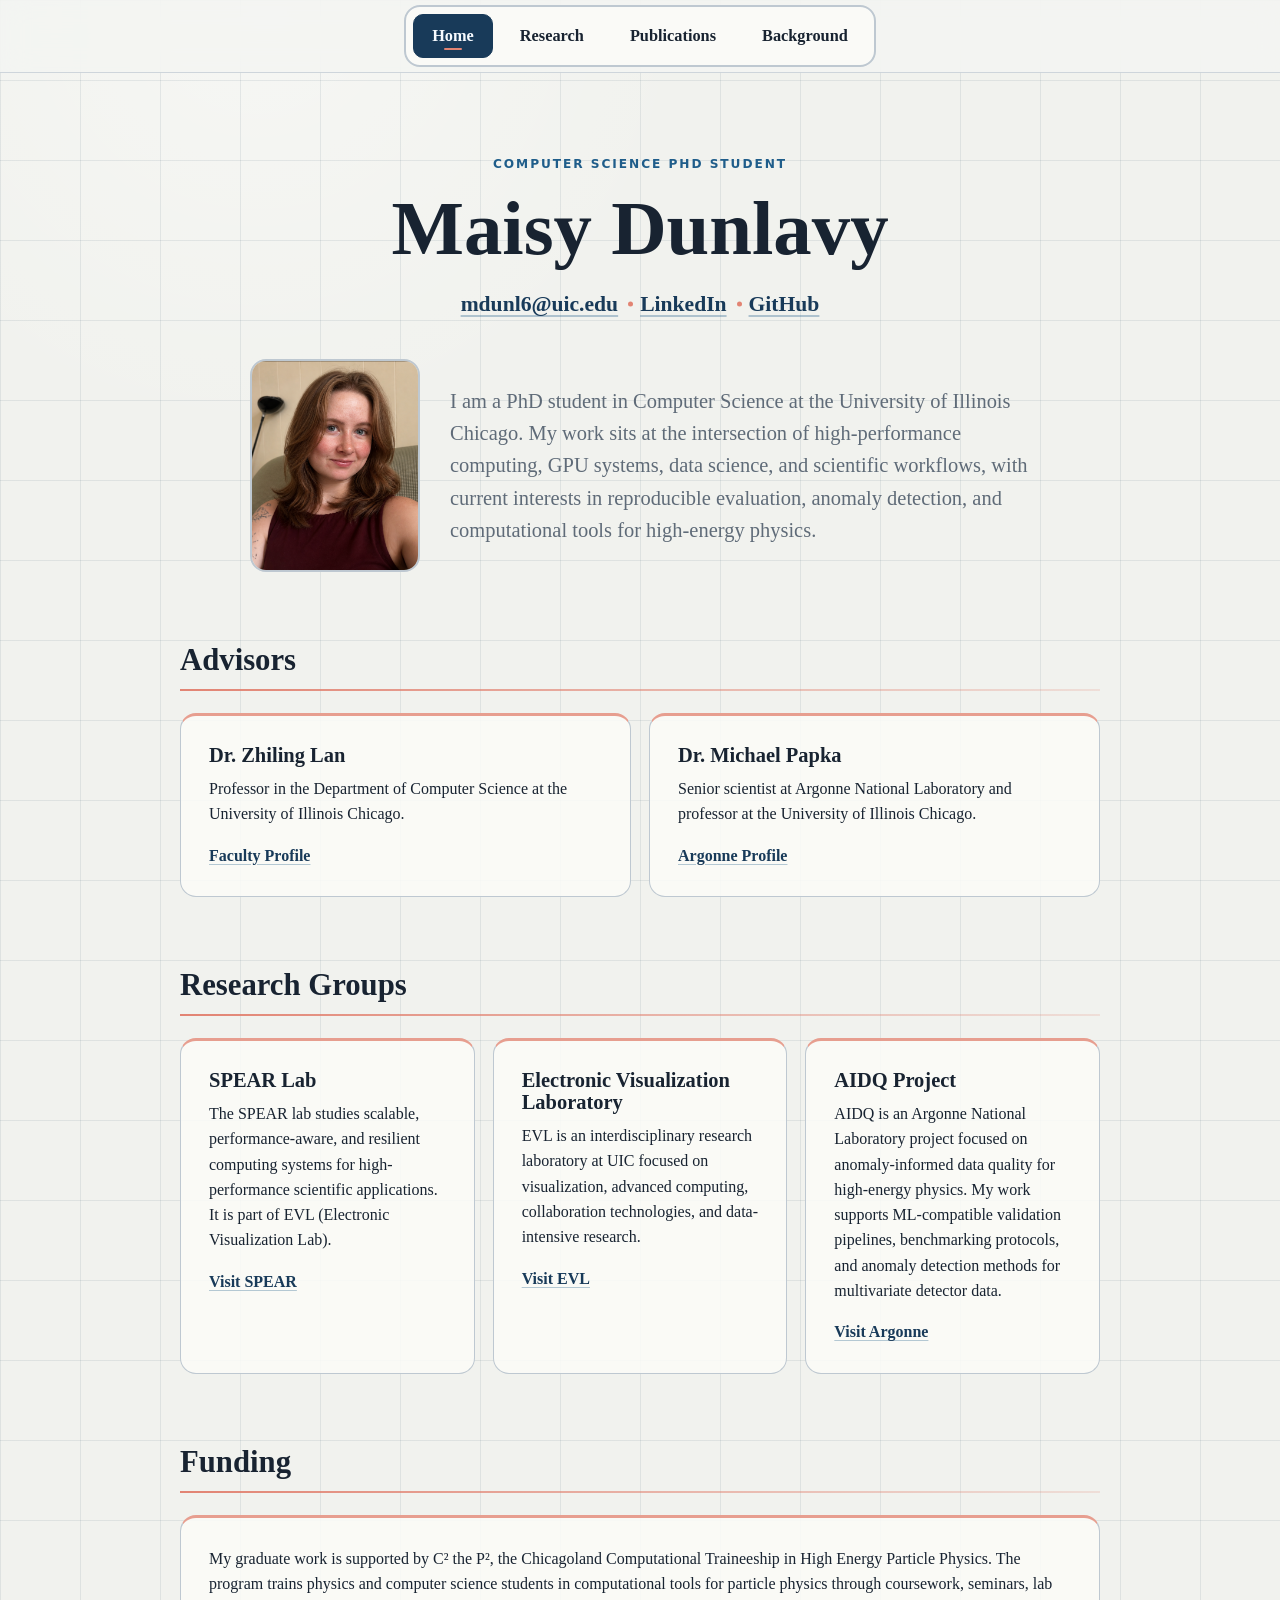
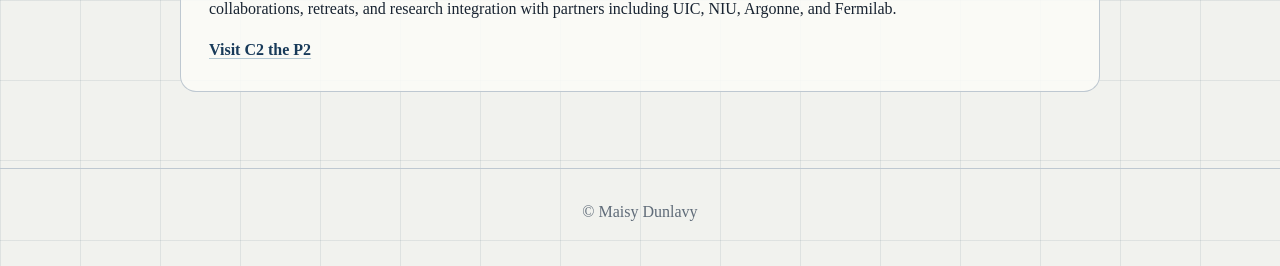
<file: index.html>
<!DOCTYPE html>
<html lang="en">
<head>
  <meta charset="UTF-8" />
  <meta name="viewport" content="width=device-width, initial-scale=1.0" />
  <title>Maisy Dunlavy</title>
  <link rel="stylesheet" href="style.css" />
</head>
<body>
  <header class="site-header">
    <nav class="nav">
      <div class="nav-links">
        <a class="active" href="index.html">Home</a>
        <a href="research.html">Research</a>
        <a href="publications.html">Publications</a>
        <a href="background.html">Background</a>
      </div>
    </nav>
  </header>

  <main>
    <section class="home-intro">
      <p class="eyebrow">Computer Science PhD Student</p>
      <h1>Maisy Dunlavy</h1>

      <div class="contact-line">
        <a href="mailto:mdunl6@uic.edu">mdunl6@uic.edu</a>
        <a href="https://www.linkedin.com/in/maisydunlavy/">LinkedIn</a>
        <a href="https://github.com/mdunlavy">GitHub</a>
      </div>

      <div class="bio-block">
        <img class="headshot-photo" src="assets/headshot.png" alt="Headshot of Maisy Dunlavy" />

        <p class="bio">
          I am a PhD student in Computer Science at the University of Illinois Chicago. My work sits at the intersection of high-performance
          computing, GPU systems, data science, and scientific workflows, with current interests in
          reproducible evaluation, anomaly detection, and computational tools for high-energy physics.
        </p>
      </div>
    </section>

    <section class="simple-section">
      <h2>Advisors</h2>
      <div class="card-grid">
        <div class="card">
          <h3>Dr. Zhiling Lan</h3>
          <p>
            Professor in the Department of Computer Science at the University of Illinois Chicago.
          </p>
          <p><a href="https://cs.uic.edu/profiles/lan-zhiling/">Faculty Profile</a></p>
        </div>

        <div class="card">
          <h3>Dr. Michael Papka</h3>
          <p>
            Senior scientist at Argonne National Laboratory and professor at the University of Illinois Chicago.
          </p>
          <p><a href="https://www.anl.gov/profile/michael-e-papka">Argonne Profile</a></p>
        </div>
      </div>
    </section>

    <section class="simple-section">
      <h2>Research Groups</h2>
      <div class="card-grid three-card-grid">
        <div class="card">
          <h3>SPEAR Lab</h3>
          <p>
            The SPEAR lab studies scalable, performance-aware, and resilient computing systems for
            high-performance scientific applications. It is part of EVL (Electronic Visualization Lab).
          </p>
          <p><a href="https://spear.lab.uic.edu/">Visit SPEAR</a></p>
        </div>

        <div class="card">
          <h3>Electronic Visualization Laboratory</h3>
          <p>
            EVL is an interdisciplinary research laboratory at UIC focused on visualization,
            advanced computing, collaboration technologies, and data-intensive research.
          </p>
          <p><a href="https://www.evl.uic.edu/">Visit EVL</a></p>
        </div>

        <div class="card">
          <h3>AIDQ Project</h3>
          <p>
            AIDQ is an Argonne National Laboratory project focused on anomaly-informed data quality
            for high-energy physics. My work supports ML-compatible validation pipelines,
            benchmarking protocols, and anomaly detection methods for multivariate detector data.
          </p>
          <p><a href="https://www.anl.gov/">Visit Argonne</a></p>
        </div>
      </div>
    </section>

    <section class="simple-section">
      <h2>Funding</h2>
      <div class="card">
        <p>
          My graduate work is supported by C² the P², the Chicagoland Computational Traineeship
          in High Energy Particle Physics. The program trains physics and computer science students
          in computational tools for particle physics through coursework, seminars, lab collaborations,
          retreats, and research integration with partners including UIC, NIU, Argonne, and Fermilab.
        </p>
        <p><a href="https://www.c2thep2.org/">Visit C2 the P2</a></p>
      </div>
    </section>
  </main>

  <footer class="footer">
    © Maisy Dunlavy
  </footer>
</body>
</html>
</file>
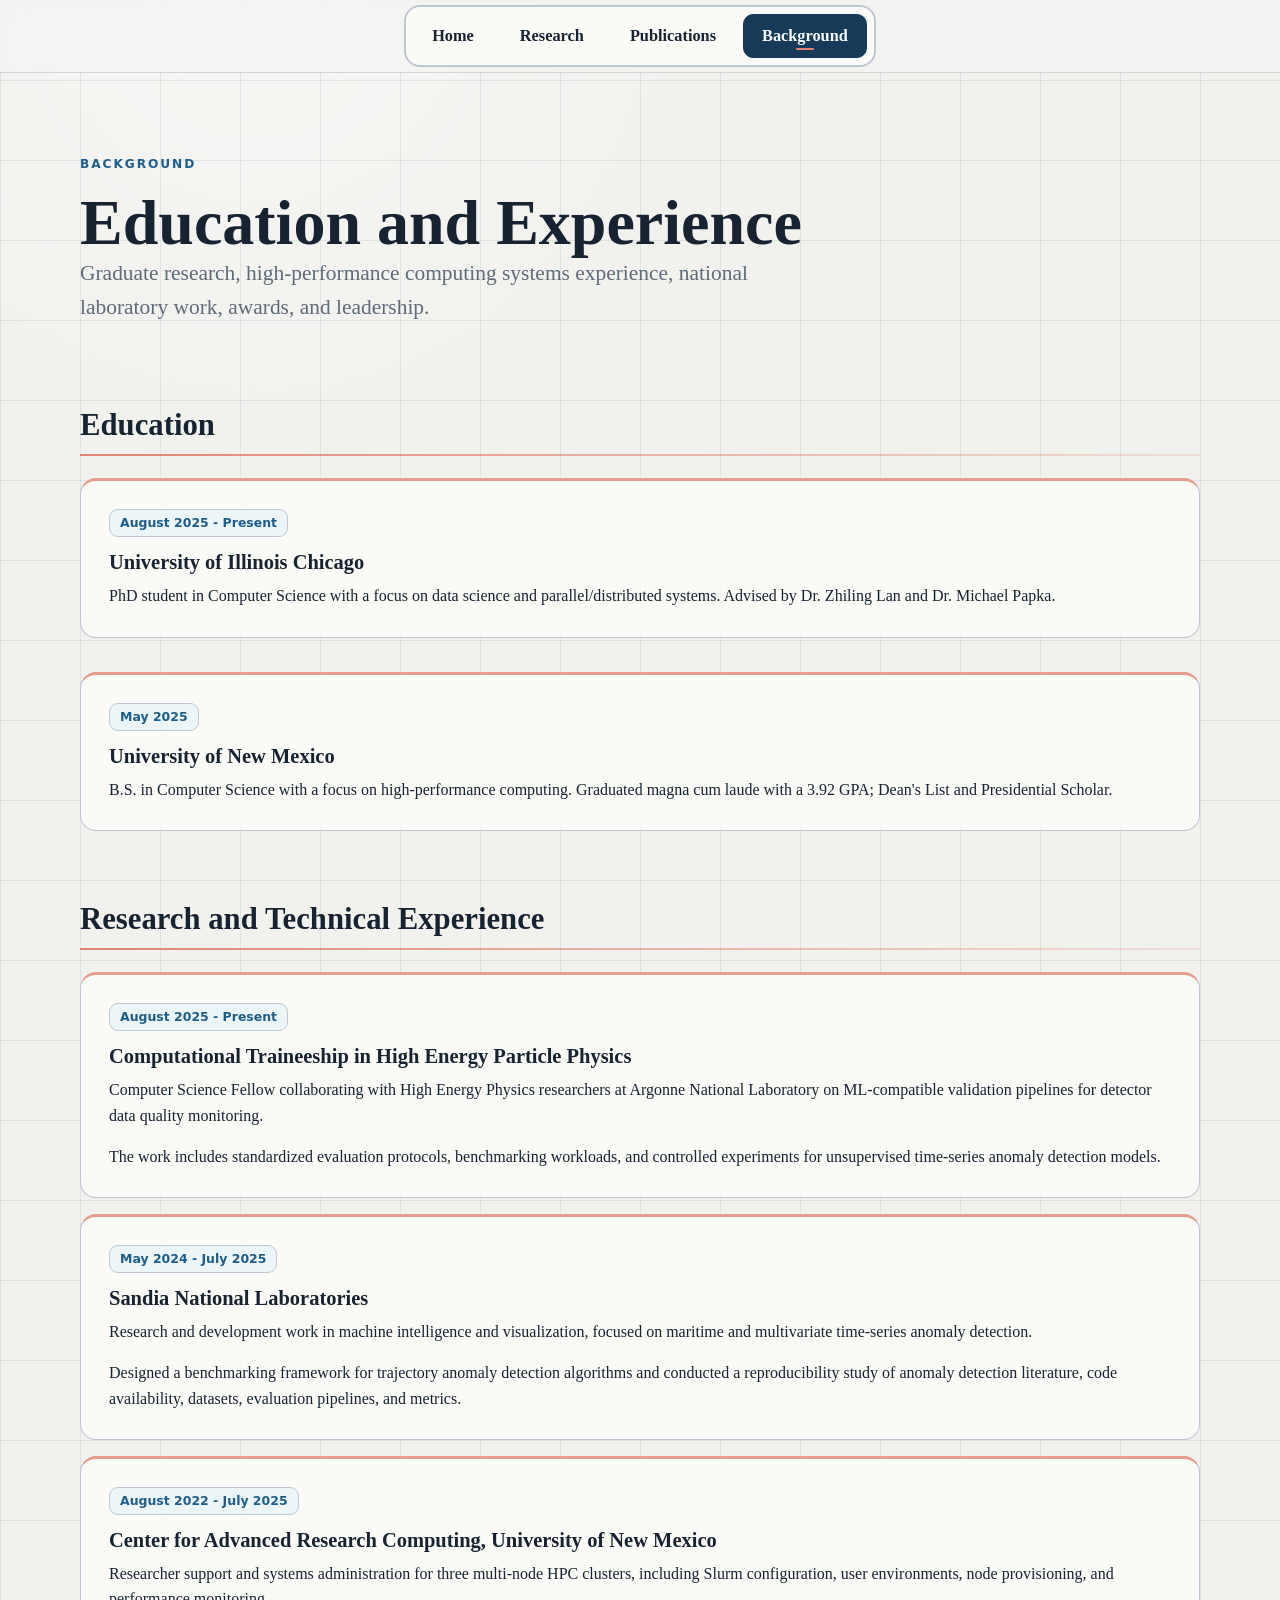
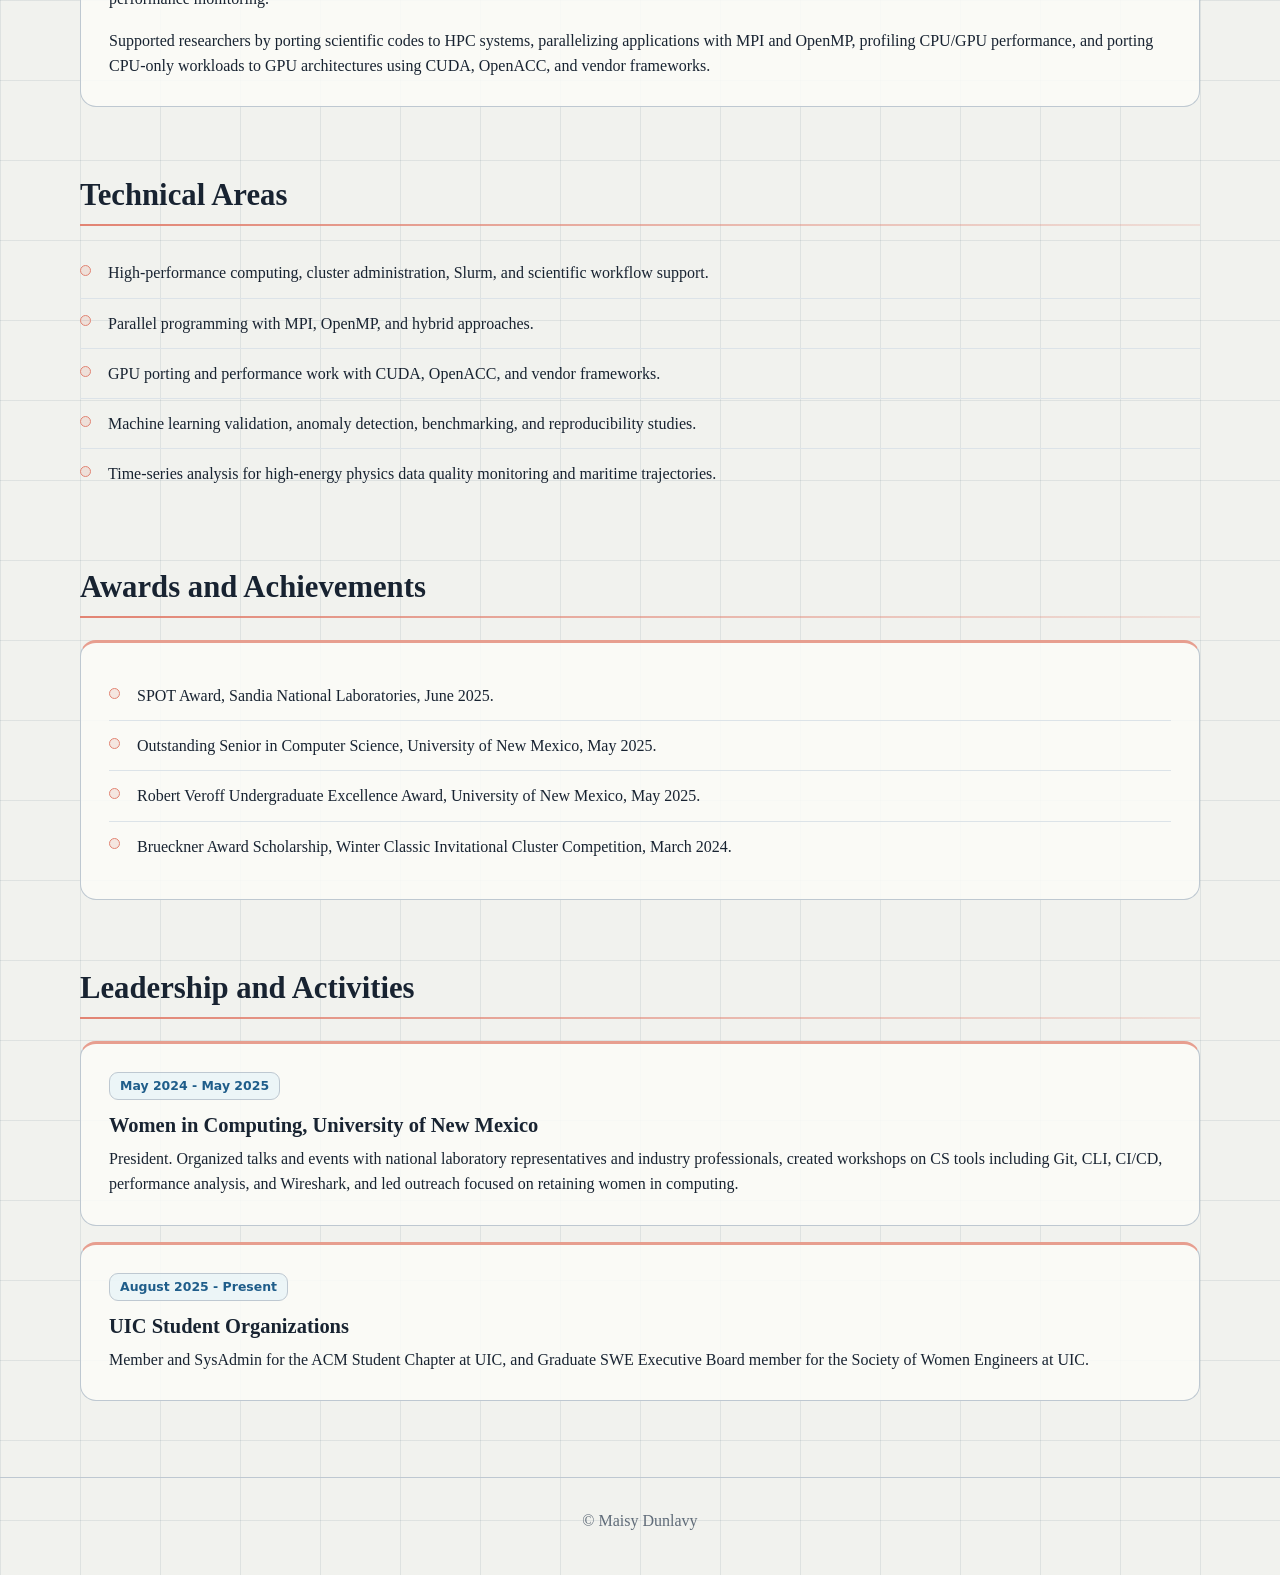
<file: background.html>
<!DOCTYPE html>
<html lang="en">
<head>
  <meta charset="UTF-8" />
  <meta name="viewport" content="width=device-width, initial-scale=1.0" />
  <title>Background | Maisy Dunlavy</title>
  <link rel="stylesheet" href="style.css" />
</head>
<body>
  <header class="site-header">
    <nav class="nav">
      <div class="nav-links">
        <a href="index.html">Home</a>
        <a href="research.html">Research</a>
        <a href="publications.html">Publications</a>
        <a class="active" href="background.html">Background</a>
      </div>
    </nav>
  </header>

  <main>
    <div class="page-header">
      <p class="eyebrow">Background</p>
      <h1>Education and Experience</h1>
      <p class="subtitle">
        Graduate research, high-performance computing systems experience, national laboratory work,
        awards, and leadership.
      </p>
    </div>

    <section>
      <h2>Education</h2>
      <div class="timeline">
        <div class="timeline-item">
          <span class="date">August 2025 - Present</span>
          <h3>University of Illinois Chicago</h3>
          <p>
            PhD student in Computer Science with a focus on data science and parallel/distributed systems.
            Advised by Dr. Zhiling Lan and Dr. Michael Papka.
          </p>
        </div>

        <div class="timeline-item">
          <span class="date">May 2025</span>
          <h3>University of New Mexico</h3>
          <p>
            B.S. in Computer Science with a focus on high-performance computing. Graduated magna cum laude
            with a 3.92 GPA; Dean's List and Presidential Scholar.
          </p>
        </div>
      </div>
    </section>

    <section>
      <h2>Research and Technical Experience</h2>
      <div class="card">
        <span class="date">August 2025 - Present</span>
        <h3>Computational Traineeship in High Energy Particle Physics</h3>
        <p>
          Computer Science Fellow collaborating with High Energy Physics researchers at Argonne National
          Laboratory on ML-compatible validation pipelines for detector data quality monitoring.
        </p>
        <p>
          The work includes standardized evaluation protocols, benchmarking workloads, and controlled
          experiments for unsupervised time-series anomaly detection models.
        </p>
      </div>

      <div class="card">
        <span class="date">May 2024 - July 2025</span>
        <h3>Sandia National Laboratories</h3>
        <p>
          Research and development work in machine intelligence and visualization, focused on maritime and
          multivariate time-series anomaly detection.
        </p>
        <p>
          Designed a benchmarking framework for trajectory anomaly detection algorithms and conducted a
          reproducibility study of anomaly detection literature, code availability, datasets, evaluation pipelines,
          and metrics.
        </p>
      </div>

      <div class="card">
        <span class="date">August 2022 - July 2025</span>
        <h3>Center for Advanced Research Computing, University of New Mexico</h3>
        <p>
          Researcher support and systems administration for three multi-node HPC clusters, including Slurm
          configuration, user environments, node provisioning, and performance monitoring.
        </p>
        <p>
          Supported researchers by porting scientific codes to HPC systems, parallelizing applications with MPI
          and OpenMP, profiling CPU/GPU performance, and porting CPU-only workloads to GPU architectures
          using CUDA, OpenACC, and vendor frameworks.
        </p>
      </div>
    </section>

    <section>
      <h2>Technical Areas</h2>
      <ul class="list-clean">
        <li>High-performance computing, cluster administration, Slurm, and scientific workflow support.</li>
        <li>Parallel programming with MPI, OpenMP, and hybrid approaches.</li>
        <li>GPU porting and performance work with CUDA, OpenACC, and vendor frameworks.</li>
        <li>Machine learning validation, anomaly detection, benchmarking, and reproducibility studies.</li>
        <li>Time-series analysis for high-energy physics data quality monitoring and maritime trajectories.</li>
      </ul>
    </section>

    <section>
      <h2>Awards and Achievements</h2>
      <div class="card">
        <ul class="list-clean">
          <li>SPOT Award, Sandia National Laboratories, June 2025.</li>
          <li>Outstanding Senior in Computer Science, University of New Mexico, May 2025.</li>
          <li>Robert Veroff Undergraduate Excellence Award, University of New Mexico, May 2025.</li>
          <li>Brueckner Award Scholarship, Winter Classic Invitational Cluster Competition, March 2024.</li>
        </ul>
      </div>
    </section>

    <section>
      <h2>Leadership and Activities</h2>
      <div class="card">
        <span class="date">May 2024 - May 2025</span>
        <h3>Women in Computing, University of New Mexico</h3>
        <p>
          President. Organized talks and events with national laboratory representatives and industry
          professionals, created workshops on CS tools including Git, CLI, CI/CD, performance analysis, and
          Wireshark, and led outreach focused on retaining women in computing.
        </p>
      </div>

      <div class="card">
        <span class="date">August 2025 - Present</span>
        <h3>UIC Student Organizations</h3>
        <p>
          Member and SysAdmin for the ACM Student Chapter at UIC, and Graduate SWE Executive Board member
          for the Society of Women Engineers at UIC.
        </p>
      </div>
    </section>
  </main>

  <footer class="footer">
    © Maisy Dunlavy
  </footer>
</body>
</html>
</file>
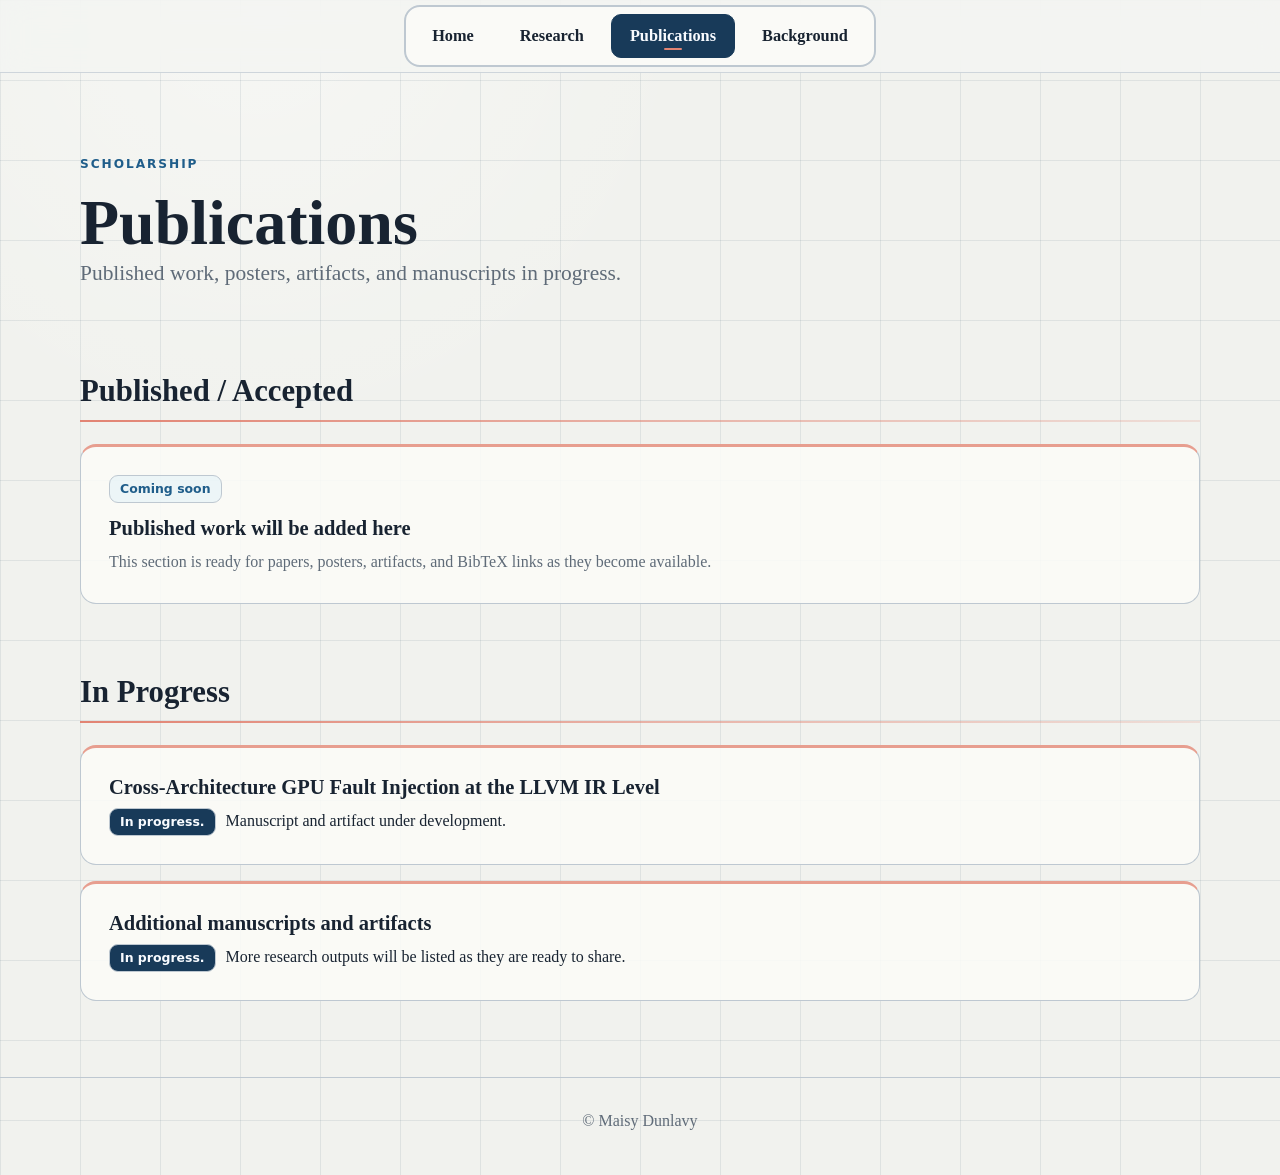
<file: publications.html>
<!DOCTYPE html>
<html lang="en">
<head>
  <meta charset="UTF-8" />
  <meta name="viewport" content="width=device-width, initial-scale=1.0" />
  <title>Publications | Maisy Dunlavy</title>
  <link rel="stylesheet" href="style.css" />
</head>
<body>
  <header class="site-header">
    <nav class="nav">
      <div class="nav-links">
        <a href="index.html">Home</a>
        <a href="research.html">Research</a>
        <a class="active" href="publications.html">Publications</a>
        <a href="background.html">Background</a>
      </div>
    </nav>
  </header>

  <main>
    <div class="page-header">
      <p class="eyebrow">Scholarship</p>
      <h1>Publications</h1>
      <p class="subtitle">Published work, posters, artifacts, and manuscripts in progress.</p>
    </div>

    <section>
      <h2>Published / Accepted</h2>

      <div class="pub">
        <span class="tag">Coming soon</span>
        <h3>Published work will be added here</h3>
        <p class="muted">
          This section is ready for papers, posters, artifacts, and BibTeX links as they become available.
        </p>
      </div>
    </section>

    <section>
      <h2>In Progress</h2>

      <div class="pub">
        <h3>Cross-Architecture GPU Fault Injection at the LLVM IR Level</h3>
        <p><span class="status">In progress.</span> Manuscript and artifact under development.</p>
      </div>

      <div class="pub">
        <h3>Additional manuscripts and artifacts</h3>
        <p><span class="status">In progress.</span> More research outputs will be listed as they are ready to share.</p>
      </div>
    </section>
  </main>

  <footer class="footer">
    © Maisy Dunlavy
  </footer>
</body>
</html>
</file>
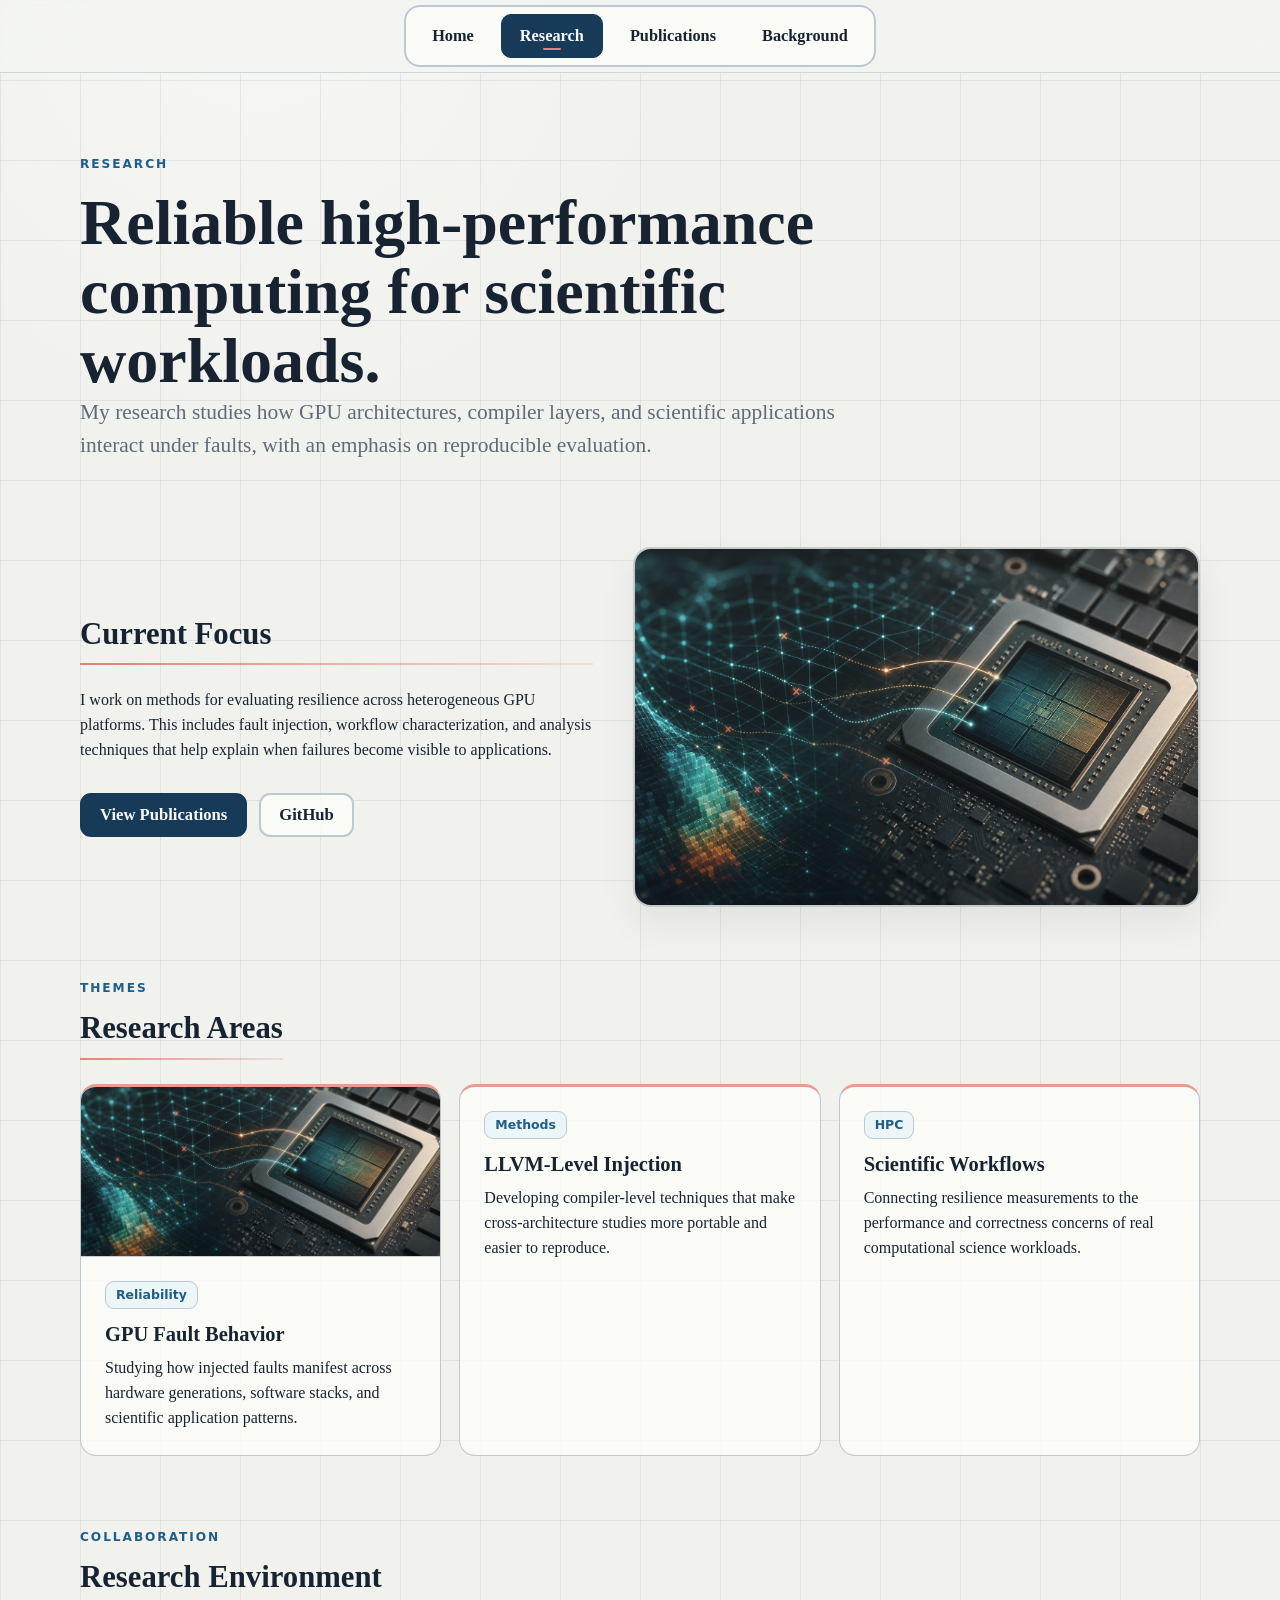
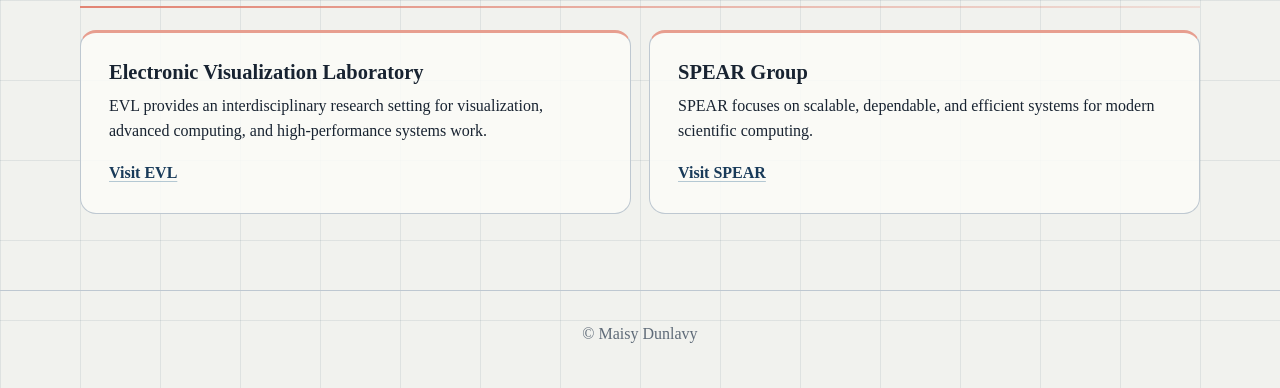
<file: research.html>
<!DOCTYPE html>
<html lang="en">
<head>
  <meta charset="UTF-8" />
  <meta name="viewport" content="width=device-width, initial-scale=1.0" />
  <title>Research | Maisy Dunlavy</title>
  <link rel="stylesheet" href="style.css" />
</head>
<body>
  <header class="site-header">
    <nav class="nav">
      <div class="nav-links">
        <a href="index.html">Home</a>
        <a class="active" href="research.html">Research</a>
        <a href="publications.html">Publications</a>
        <a href="background.html">Background</a>
      </div>
    </nav>
  </header>

  <main>
    <div class="page-header">
      <p class="eyebrow">Research</p>
      <h1>Reliable high-performance computing for scientific workloads.</h1>
      <p class="subtitle">
        My research studies how GPU architectures, compiler layers, and scientific applications
        interact under faults, with an emphasis on reproducible evaluation.
      </p>
    </div>

    <section class="split">
      <div>
        <h2>Current Focus</h2>
        <p>
          I work on methods for evaluating resilience across heterogeneous GPU platforms.
          This includes fault injection, workflow characterization, and analysis techniques
          that help explain when failures become visible to applications.
        </p>
        <div class="link-row">
          <a class="button primary" href="publications.html">View Publications</a>
          <a class="button" href="https://github.com/mdunlavy">GitHub</a>
        </div>
      </div>
      <div class="feature-image" role="img" aria-label="GPU chip and simulation grid"></div>
    </section>

    <section>
      <div class="section-intro">
        <div>
          <p class="eyebrow">Themes</p>
          <h2>Research Areas</h2>
        </div>
      </div>

      <div class="research-grid">
        <article class="research-card">
          <div class="card-media"></div>
          <div class="card-body">
            <span class="tag">Reliability</span>
            <h3>GPU Fault Behavior</h3>
            <p>
              Studying how injected faults manifest across hardware generations, software stacks,
              and scientific application patterns.
            </p>
          </div>
        </article>

        <article class="research-card">
          <div class="card-body">
            <span class="tag">Methods</span>
            <h3>LLVM-Level Injection</h3>
            <p>
              Developing compiler-level techniques that make cross-architecture studies more
              portable and easier to reproduce.
            </p>
          </div>
        </article>

        <article class="research-card">
          <div class="card-body">
            <span class="tag">HPC</span>
            <h3>Scientific Workflows</h3>
            <p>
              Connecting resilience measurements to the performance and correctness concerns
              of real computational science workloads.
            </p>
          </div>
        </article>
      </div>
    </section>

    <section>
      <p class="eyebrow">Collaboration</p>
      <h2>Research Environment</h2>
      <div class="card-grid">
        <div class="card">
          <h3>Electronic Visualization Laboratory</h3>
          <p>
            EVL provides an interdisciplinary research setting for visualization, advanced computing,
            and high-performance systems work.
          </p>
          <p><a href="https://www.evl.uic.edu/">Visit EVL</a></p>
        </div>
        <div class="card">
          <h3>SPEAR Group</h3>
          <p>
            SPEAR focuses on scalable, dependable, and efficient systems for modern scientific computing.
          </p>
          <p><a href="https://spear.lab.uic.edu/">Visit SPEAR</a></p>
        </div>
      </div>
    </section>
  </main>

  <footer class="footer">
    © Maisy Dunlavy
  </footer>
</body>
</html>
</file>
<file: style.css>
* {
  box-sizing: border-box;
}

:root {
  --ink: #182331;
  --charcoal: #183a59;
  --muted: #5f6b78;
  --paper: #f1f2ee;
  --panel: #f8f8f4;
  --line: #bec8d1;
  --line-soft: #dce3e8;
  --grid: rgba(24, 58, 89, 0.085);
  --gold: #e28473;
  --accent: #1f5d8a;
  --light-blue: #d9edf7;
  --salmon: #e28473;
  --shadow: 0 16px 34px rgba(24, 35, 49, 0.08);
  --radius: 12px;
}

body {
  margin: 0;
  color: var(--ink);
  background:
    linear-gradient(var(--grid) 1px, transparent 1px),
    linear-gradient(90deg, var(--grid) 1px, transparent 1px),
    radial-gradient(circle at 20% 0%, rgba(255, 255, 255, 0.36), transparent 28rem),
    var(--paper);
  background-size: 80px 80px, 80px 80px, auto, auto;
  font-family: Georgia, "Times New Roman", Times, serif;
  line-height: 1.58;
}

img {
  display: block;
  max-width: 100%;
}

a {
  color: var(--charcoal);
  font-weight: 700;
  text-decoration-color: rgba(31, 93, 138, 0.32);
  text-underline-offset: 0.18em;
}

a:hover {
  color: var(--gold);
}

.site-header {
  position: sticky;
  top: 0;
  z-index: 10;
  border-bottom: 1px solid rgba(190, 200, 209, 0.72);
  background: rgba(244, 245, 242, 0.84);
  backdrop-filter: blur(14px);
}

.nav {
  width: min(1120px, calc(100% - 40px));
  margin: 0 auto;
  min-height: 72px;
  display: flex;
  align-items: center;
  justify-content: center;
}

.nav-links {
  display: flex;
  align-items: center;
  justify-content: flex-end;
  gap: 8px;
  flex-wrap: wrap;
  border: 2px solid var(--line);
  border-radius: 16px;
  padding: 7px;
  background: rgba(251, 251, 248, 0.82);
}

.nav-links a {
  position: relative;
  min-height: 44px;
  display: inline-flex;
  align-items: center;
  border: 1px solid transparent;
  border-radius: 10px;
  padding: 0 18px;
  color: var(--ink);
  font-size: 1.02rem;
  font-weight: 700;
  text-decoration: none;
}

.nav-links a:hover,
.nav-links a.active {
  border-color: var(--charcoal);
  background: var(--charcoal);
  color: #f8fbff;
}

.nav-links a.active::after {
  content: "";
  position: absolute;
  left: 50%;
  bottom: 7px;
  width: 18px;
  height: 2px;
  border-radius: 999px;
  background: var(--salmon);
  transform: translateX(-50%);
}

main {
  width: min(1120px, calc(100% - 40px));
  margin: 0 auto;
  padding: 48px 0 76px;
}

section {
  margin-top: 72px;
}

h1,
h2,
h3 {
  margin: 0;
  font-weight: 700;
  line-height: 1.08;
  letter-spacing: 0;
}

h1 {
  max-width: 760px;
  font-size: clamp(2.35rem, 5vw, 4rem);
}

h2 {
  margin-bottom: 22px;
  font-size: clamp(1.55rem, 2.4vw, 2rem);
}

h2::after {
  content: "";
  display: block;
  width: 100%;
  height: 2px;
  margin-top: 12px;
  background: linear-gradient(90deg, var(--salmon), rgba(226, 132, 115, 0.18));
}

h3 {
  font-size: 1.28rem;
}

p {
  margin: 0;
}

p + p {
  margin-top: 16px;
}

.subtitle,
.lead {
  max-width: 760px;
  color: var(--muted);
  font-size: clamp(1.14rem, 2vw, 1.34rem);
}

.eyebrow {
  margin-bottom: 14px;
  color: var(--accent);
  font-family: ui-sans-serif, system-ui, -apple-system, BlinkMacSystemFont, "Segoe UI", sans-serif;
  font-size: 0.76rem;
  font-weight: 800;
  letter-spacing: 0.16em;
  text-transform: uppercase;
}

.hero {
  position: relative;
  min-height: 560px;
  display: grid;
  grid-template-columns: minmax(0, 1fr) minmax(280px, 0.7fr);
  align-items: center;
  gap: 38px;
  margin-top: 28px;
  padding: 44px;
  overflow: hidden;
  border: 2px solid var(--line);
  border-radius: 18px;
  background:
    linear-gradient(rgba(255, 255, 255, 0.35) 1px, transparent 1px),
    linear-gradient(90deg, rgba(255, 255, 255, 0.35) 1px, transparent 1px),
    rgba(251, 251, 248, 0.78);
  background-size: 52px 52px;
  box-shadow: var(--shadow);
}

.home-intro {
  max-width: 780px;
  margin: 34px auto 0;
  text-align: center;
}

.home-intro h1 {
  max-width: none;
  font-size: clamp(2.8rem, 6vw, 5rem);
  white-space: nowrap;
}

.contact-line {
  display: flex;
  flex-wrap: wrap;
  justify-content: center;
  gap: 10px 22px;
  margin-top: 16px;
  color: var(--muted);
  font-size: clamp(1.14rem, 2vw, 1.35rem);
}

.contact-line a + a {
  position: relative;
}

.contact-line a + a::before {
  content: "";
  position: absolute;
  left: -12px;
  top: 50%;
  width: 5px;
  height: 5px;
  border-radius: 50%;
  background: var(--salmon);
  transform: translateY(-50%);
}

.bio {
  margin: 0;
  color: var(--muted);
  font-size: clamp(1.12rem, 2vw, 1.28rem);
  text-align: left;
}

.bio-block {
  max-width: 820px;
  display: grid;
  grid-template-columns: 170px minmax(0, 1fr);
  gap: 30px;
  align-items: center;
  margin: 38px auto 0;
}

.headshot-photo {
  width: 170px;
  aspect-ratio: 4 / 5;
  border: 2px solid var(--line);
  border-radius: 16px;
  object-fit: cover;
  object-position: 54% 32%;
}

.simple-section {
  max-width: 920px;
  margin-right: auto;
  margin-left: auto;
}

.hero::after {
  content: "";
  position: absolute;
  inset: auto 28px 28px auto;
  width: min(46%, 470px);
  aspect-ratio: 16 / 10;
  border: 2px solid var(--line);
  border-radius: 14px;
  background:
    linear-gradient(180deg, rgba(24, 58, 89, 0.08), rgba(24, 58, 89, 0.18)),
    url("assets/hpc-hero.png") center / cover;
  filter: sepia(0.18) saturate(0.66) contrast(0.94);
  opacity: 0.9;
}

.hero-content {
  position: relative;
  z-index: 2;
  max-width: 660px;
}

.hero .subtitle {
  margin-top: 22px;
  color: var(--muted);
}

.portrait-card {
  position: relative;
  z-index: 2;
  align-self: center;
  width: min(100%, 320px);
  margin-left: auto;
  padding: 10px;
  border: 2px solid var(--line);
  border-radius: 18px;
  background: rgba(251, 251, 248, 0.88);
  box-shadow: 0 12px 24px rgba(24, 35, 49, 0.08);
}

.headshot,
.identity-panel {
  width: 100%;
  aspect-ratio: 4 / 5;
  border-radius: 6px;
}

.headshot {
  object-fit: cover;
}

.identity-panel {
  display: grid;
  align-content: center;
  gap: 18px;
  padding: 28px;
  background:
    linear-gradient(145deg, rgba(24, 58, 89, 0.95), rgba(31, 93, 138, 0.86)),
    url("assets/gpu-reliability.png") center / cover;
  color: #ffffff;
  filter: sepia(0.1) saturate(0.72);
}

.identity-panel span {
  width: 96px;
  height: 96px;
  display: inline-grid;
  place-items: center;
  border: 1px solid rgba(255, 255, 255, 0.42);
  border-radius: 50%;
  background: rgba(255, 255, 255, 0.14);
  font-size: 2rem;
  font-weight: 700;
}

.identity-panel p {
  max-width: 220px;
  font-size: 1.08rem;
  font-weight: 700;
  line-height: 1.45;
}

.contact-row,
.link-row {
  display: flex;
  flex-wrap: wrap;
  align-items: center;
  gap: 12px;
  margin-top: 30px;
}

.button {
  min-height: 44px;
  display: inline-flex;
  align-items: center;
  justify-content: center;
  border: 2px solid var(--line);
  border-radius: 11px;
  padding: 0 18px;
  background: rgba(251, 251, 248, 0.92);
  color: var(--ink);
  font-size: 1.04rem;
  font-weight: 700;
  text-decoration: none;
  box-shadow: none;
}

.button:hover {
  transform: translateY(-1px);
}

.button.primary {
  border-color: var(--charcoal);
  background: var(--charcoal);
  color: #f8fbff;
}

.section-intro {
  display: flex;
  align-items: end;
  justify-content: space-between;
  gap: 28px;
  margin-bottom: 24px;
}

.section-intro h2 {
  margin-bottom: 0;
}

.split {
  display: grid;
  grid-template-columns: minmax(0, 0.95fr) minmax(320px, 1.05fr);
  gap: 40px;
  align-items: center;
}

.feature-image {
  min-height: 360px;
  border: 2px solid var(--line);
  border-radius: 18px;
  background:
    linear-gradient(180deg, rgba(251, 251, 248, 0.08), rgba(24, 58, 89, 0.16)),
    url("assets/gpu-reliability.png") center / cover;
  box-shadow: var(--shadow);
  filter: sepia(0.14) saturate(0.76) contrast(0.96);
}

.card-grid,
.research-grid,
.timeline {
  display: grid;
  gap: 18px;
  align-items: stretch;
}

.card-grid {
  grid-template-columns: repeat(2, minmax(0, 1fr));
}

.three-card-grid {
  grid-template-columns: repeat(3, minmax(0, 1fr));
}

.research-grid {
  grid-template-columns: repeat(3, minmax(0, 1fr));
}

.card,
.pub,
.timeline-item,
.research-card {
  border: 1px solid var(--line);
  border-top: 3px solid rgba(226, 132, 115, 0.78);
  border-radius: 16px;
  background: rgba(251, 251, 248, 0.88);
  box-shadow: none;
}

.card,
.research-card {
  height: 100%;
}

.card,
.pub,
.timeline-item {
  padding: 28px;
}

.research-card {
  overflow: hidden;
}

.research-card .card-media {
  min-height: 170px;
  border-bottom: 1px solid var(--line);
  background:
    linear-gradient(180deg, rgba(251, 251, 248, 0.08), rgba(24, 58, 89, 0.2)),
    url("assets/gpu-reliability.png") center / cover;
  filter: sepia(0.14) saturate(0.76);
}

.research-card .card-body {
  padding: 24px;
}

.card h3,
.pub h3,
.timeline-item h3,
.research-card h3 {
  margin-bottom: 10px;
}

.muted {
  color: var(--muted);
}

.tag,
.status,
.date {
  display: inline-flex;
  align-items: center;
  width: fit-content;
  min-height: 28px;
  margin-bottom: 14px;
  border: 1px solid var(--line);
  border-radius: 9px;
  padding: 0 10px;
  background: rgba(217, 237, 247, 0.46);
  color: var(--accent);
  font-family: ui-sans-serif, system-ui, -apple-system, BlinkMacSystemFont, "Segoe UI", sans-serif;
  font-size: 0.78rem;
  font-weight: 800;
}

.status {
  margin: 0 6px 0 0;
  background: var(--charcoal);
  color: #f8fbff;
}

.list-clean {
  margin: 0;
  padding: 0;
  list-style: none;
}

.list-clean li {
  position: relative;
  padding: 12px 0 12px 28px;
  border-bottom: 1px solid var(--line-soft);
}

.list-clean li:last-child {
  border-bottom: 0;
}

.list-clean li::before {
  content: "";
  position: absolute;
  left: 0;
  top: 1.05em;
  width: 9px;
  height: 9px;
  border: 1px solid var(--salmon);
  border-radius: 50%;
  background: rgba(226, 132, 115, 0.16);
}

.pub + .pub,
.card + .card,
.timeline-item + .timeline-item {
  margin-top: 16px;
}

.card-grid .card + .card,
.research-grid .research-card + .research-card {
  margin-top: 0;
}

.page-header {
  padding: 34px 0 12px;
}

.footer {
  border-top: 1px solid var(--line);
  padding: 30px 20px 42px;
  color: var(--muted);
  text-align: center;
}

@media (max-width: 860px) {
  .nav {
    min-height: auto;
    padding: 18px 0;
    align-items: center;
  }

  .nav-links {
    justify-content: center;
  }

  main {
    padding-top: 36px;
  }

  section {
    margin-top: 52px;
  }

  .hero,
  .split,
  .card-grid,
  .three-card-grid,
  .research-grid {
    grid-template-columns: 1fr;
  }

  .hero {
    min-height: auto;
    padding: 34px 24px;
  }

  .home-intro {
    margin-top: 18px;
    text-align: left;
  }

  .home-intro h1 {
    white-space: normal;
  }

  .contact-line {
    justify-content: flex-start;
  }

  .bio {
    margin-left: 0;
  }

  .bio-block {
    grid-template-columns: 1fr;
    gap: 20px;
    margin-left: 0;
  }

  .headshot-photo {
    width: min(170px, 100%);
  }

  .hero::after {
    inset: auto 18px 18px auto;
    width: min(54%, 320px);
    opacity: 0.34;
  }

  .portrait-card {
    width: min(100%, 240px);
    margin: 8px 0 0;
  }

  .section-intro {
    display: block;
  }
}

@media (max-width: 560px) {
  .nav,
  main {
    width: min(100% - 28px, 1120px);
  }

  .nav-links a {
    padding: 0 10px;
    font-size: 0.88rem;
  }

  .button {
    width: 100%;
  }

  .hero {
    padding: 28px 18px;
  }

  .card,
  .pub,
  .timeline-item,
  .research-card .card-body {
    padding: 20px;
  }
}
</file>
